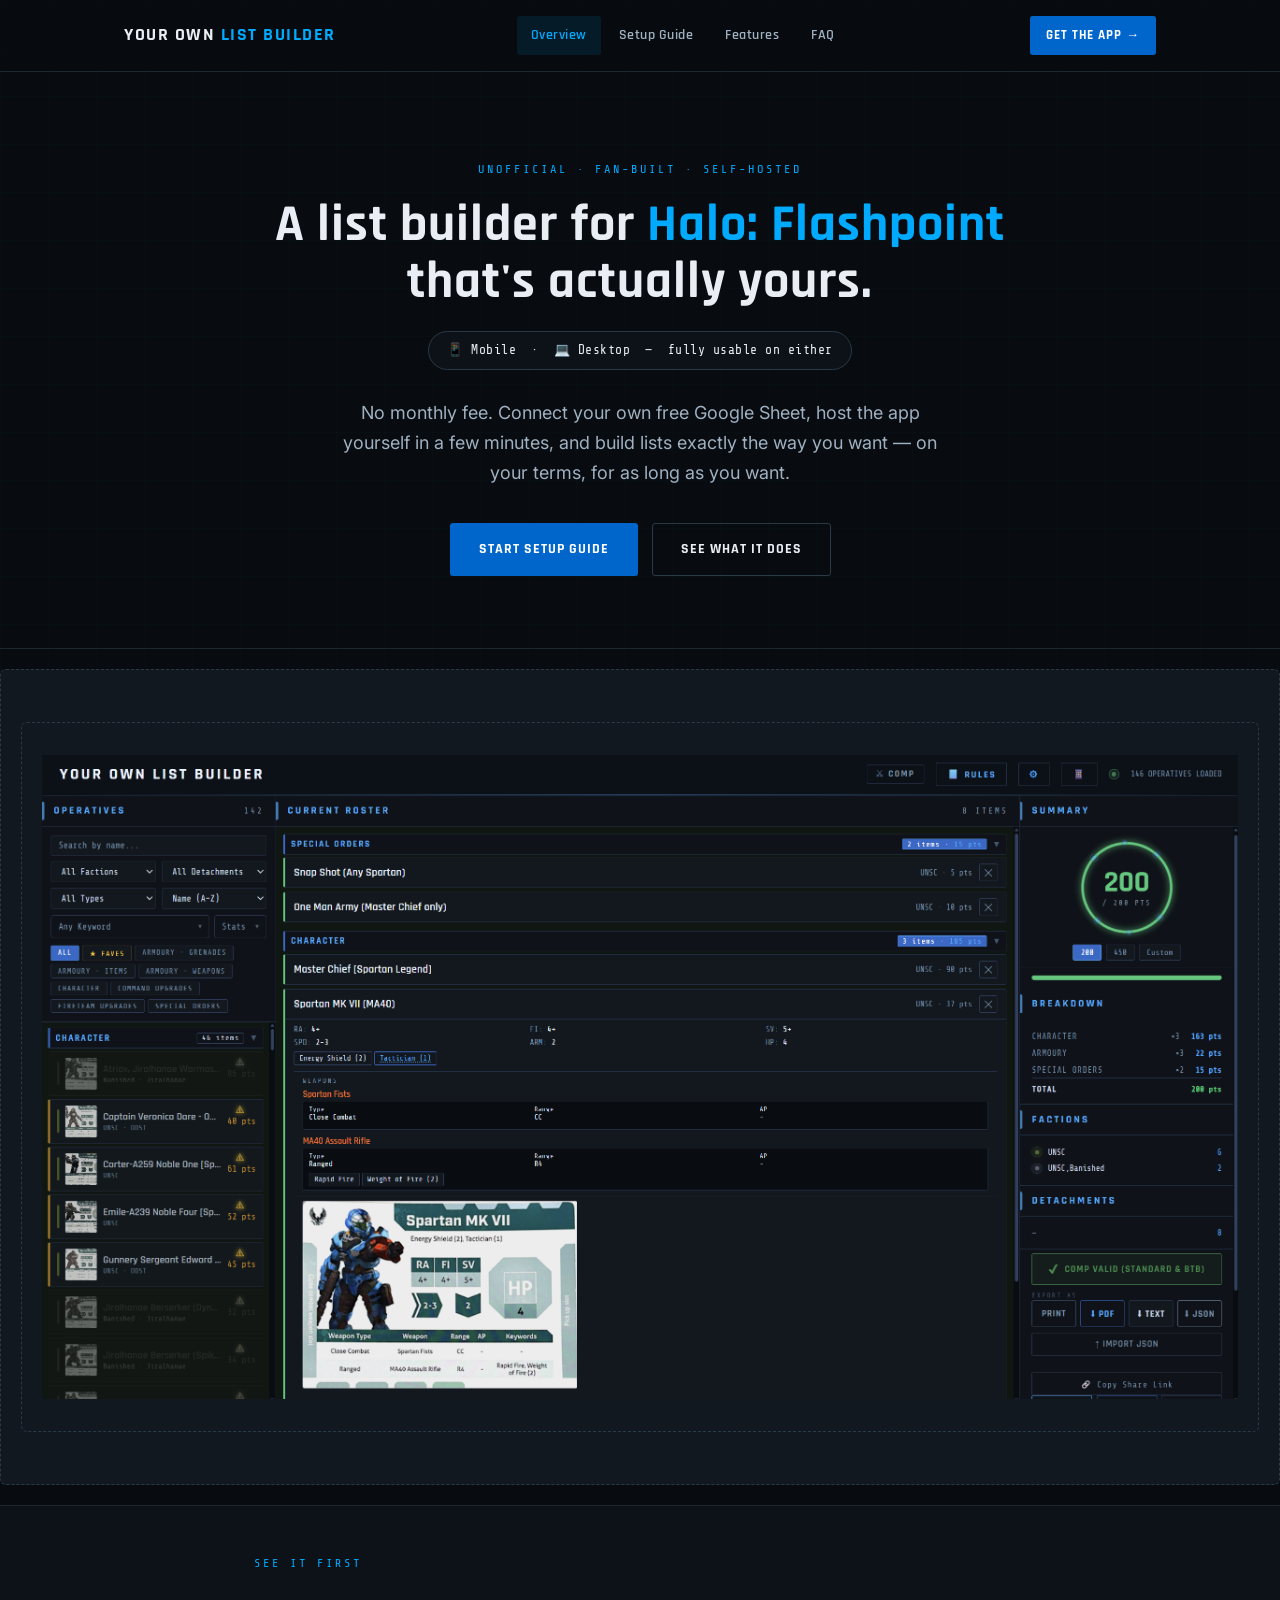
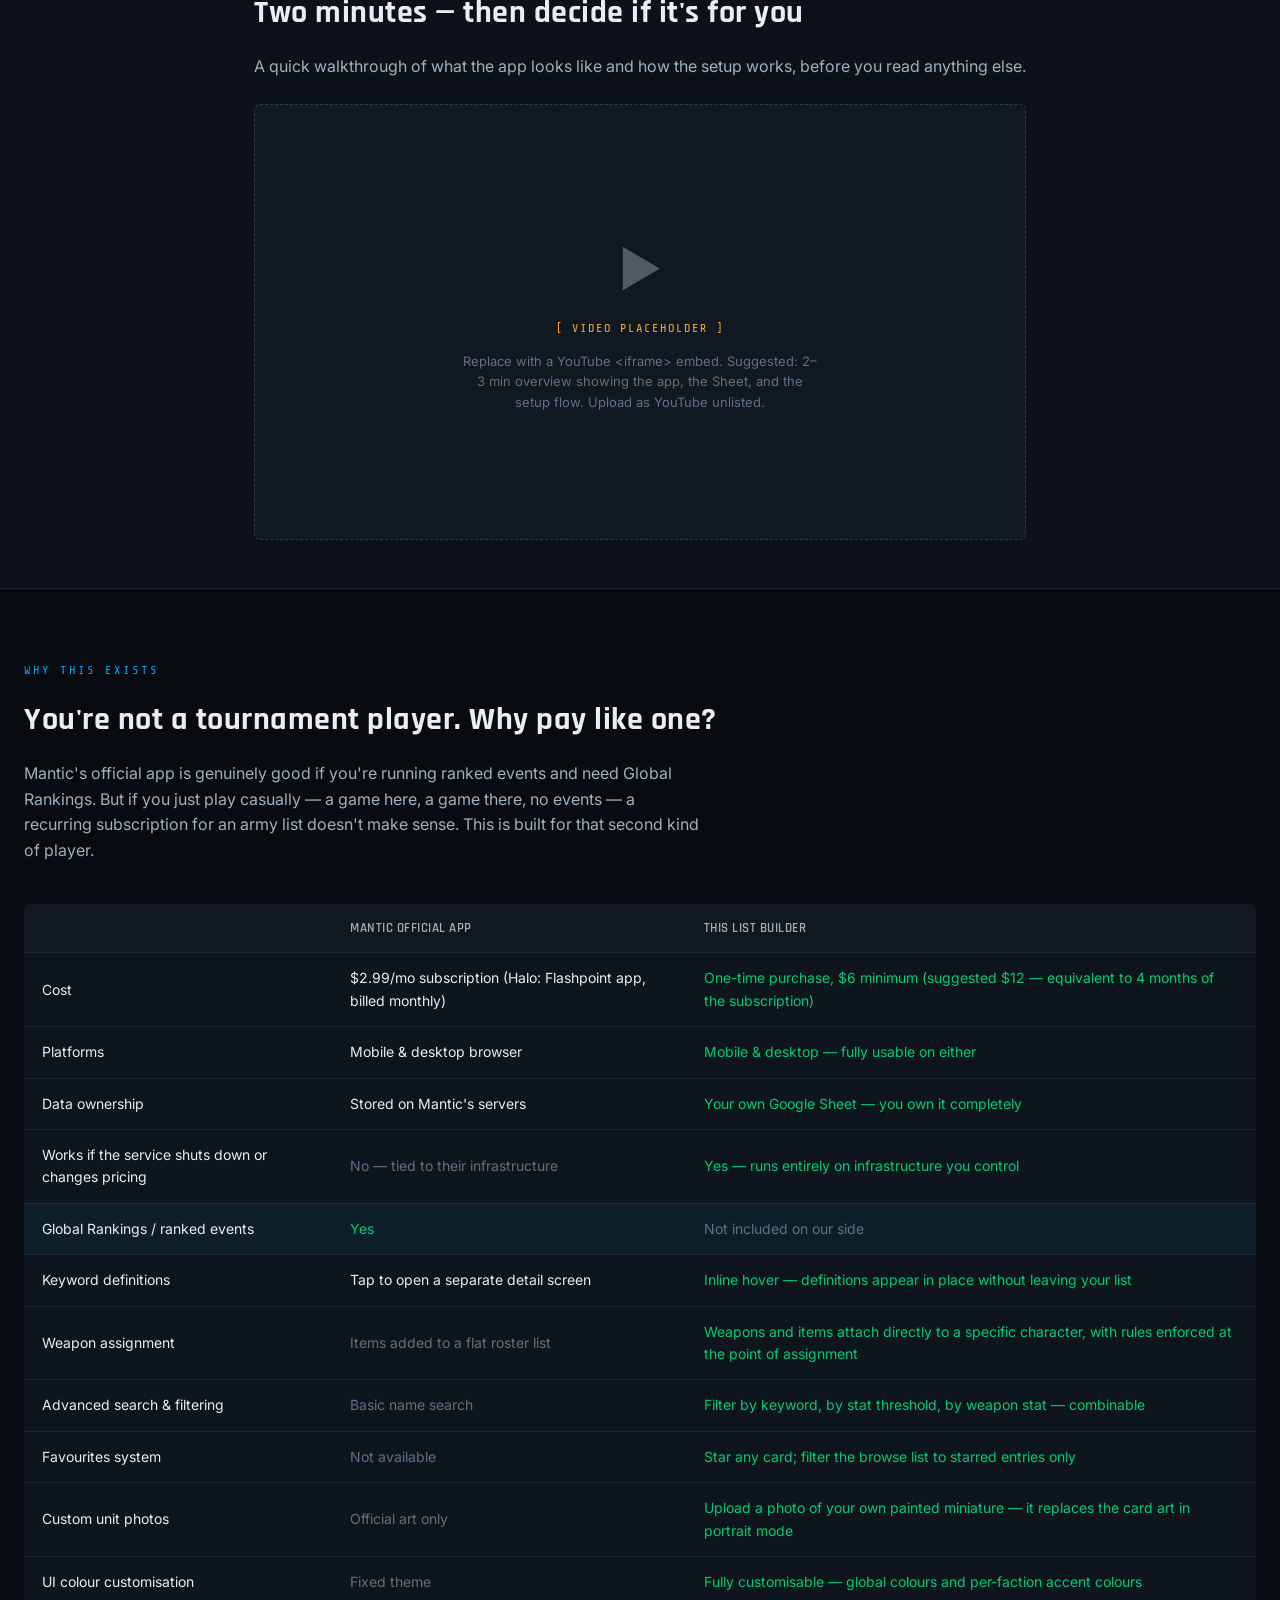
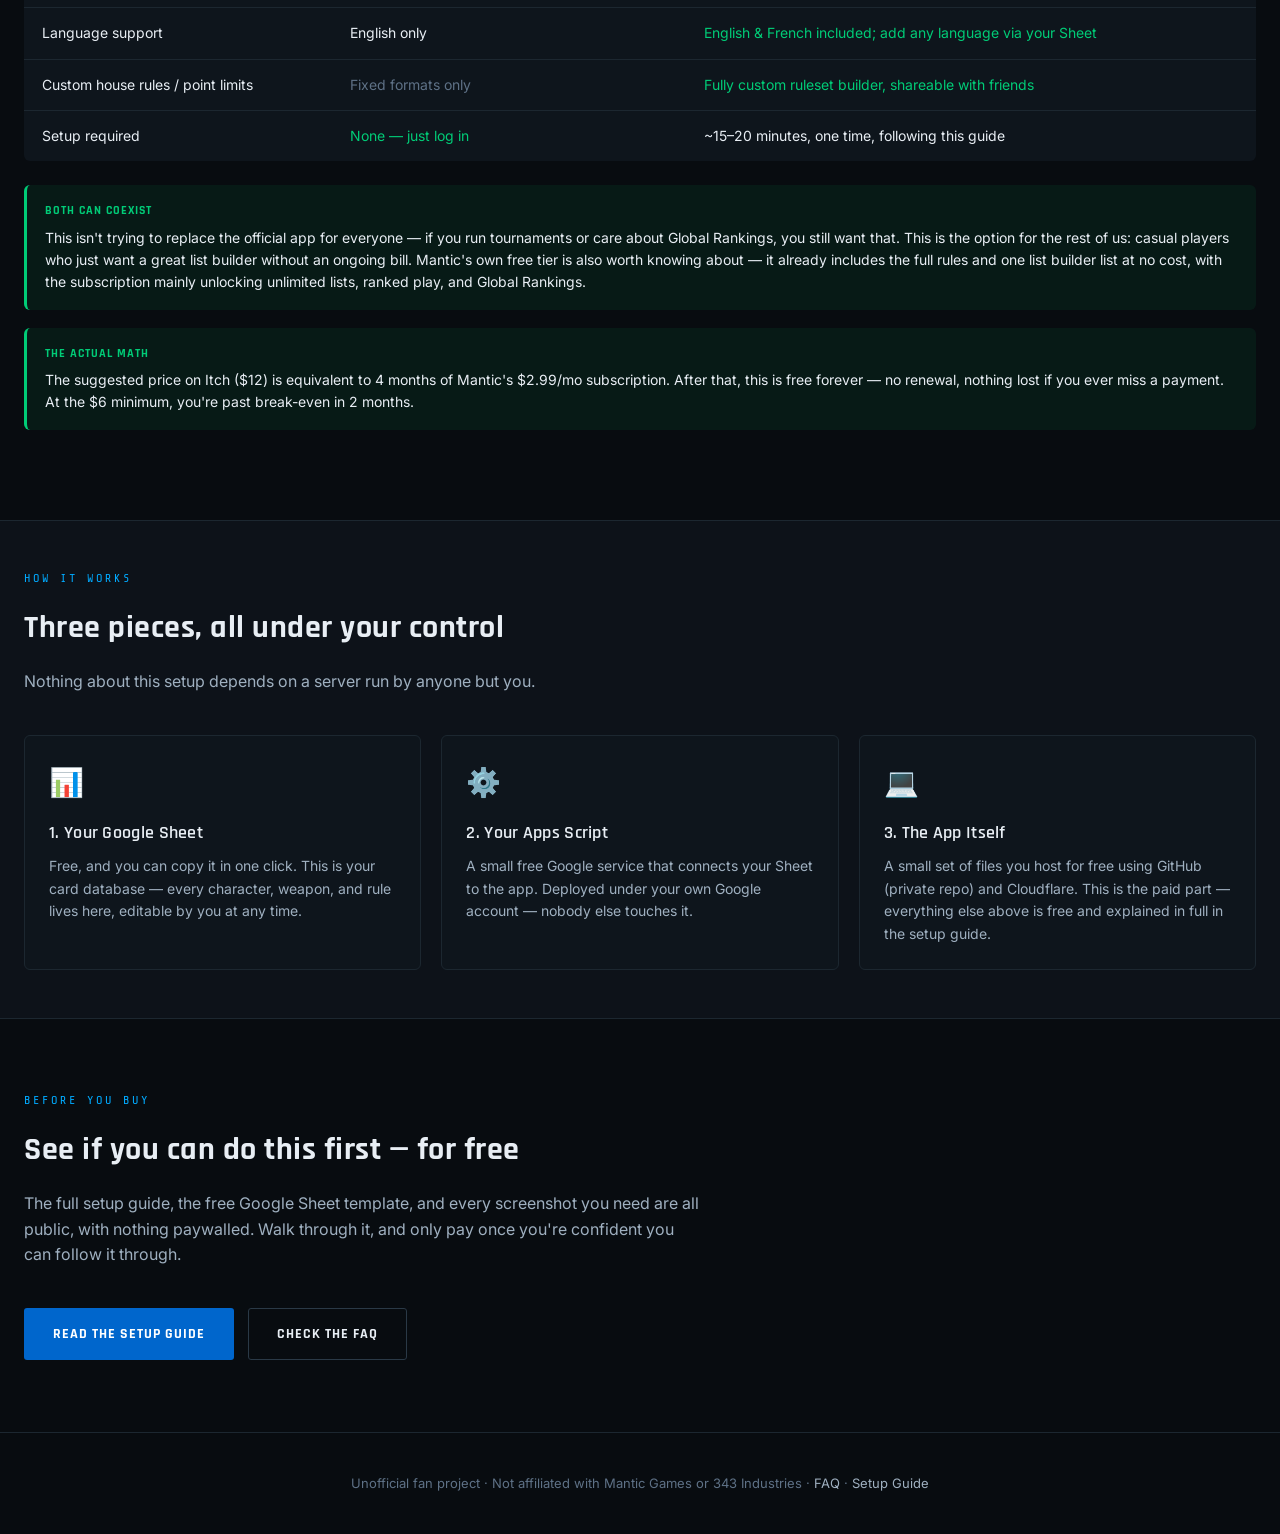
<file: index.html>
<!DOCTYPE html>
<html lang="en">
<head>
<meta charset="UTF-8"/>
<meta name="viewport" content="width=device-width, initial-scale=1.0"/>
<title>Unofficial Halo Flashpoint List Builder — Own Your List Builder</title>
<meta name="description" content="A self-hosted army list builder for Halo: Flashpoint. No subscription. You own the data, the code, and the hosting — forever."/>
<link rel="stylesheet" href="style.css"/>
</head>
<body>

<header class="site-header">
  <div class="site-header-inner">
    <div class="site-logo">YOUR OWN <span>LIST BUILDER</span></div>
    <button class="nav-toggle" onclick="toggleNav()" aria-label="Toggle navigation">&#9776;</button>
    <nav class="site-nav">
      <a href="index.html" class="active">Overview</a>
      <a href="setup.html">Setup Guide</a>
      <a href="features.html">Features</a>
      <a href="faq.html">FAQ</a>
    </nav>
    <a href="https://romulus51.itch.io/your-own-list-builder" class="site-cta">Get the App &rarr;</a>
  </div>
</header>

<section class="hero">
  <div class="hero-eyebrow">UNOFFICIAL &middot; FAN-BUILT &middot; SELF-HOSTED</div>
  <h1>A list builder for <span>Halo: Flashpoint</span> that's actually yours.</h1>
  <div class="hero-platform-badge">&#128241; Mobile &nbsp;&middot;&nbsp; &#128187; Desktop &nbsp;&mdash;&nbsp; fully usable on either</div>
  <p class="hero-sub">
    No monthly fee. Connect your own free Google Sheet, host the app yourself in a few minutes, and build lists exactly the way you want — on your terms, for as long as you want.
  </p>
  <div class="hero-actions">
    <a href="setup.html" class="btn btn-primary">Start Setup Guide</a>
    <a href="features.html" class="btn btn-ghost">See What It Does</a>
  </div>
</section>

<section class="shot section-tight">
  <div class="shot">
    <img src="Folder/Main_Screen.png" alt="Main screen — full PC layout">
  </div>
</section>

<section class="section section-tight" style="background:var(--bg2); border-top:1px solid var(--border); border-bottom:1px solid var(--border);">
  <div class="page" style="max-width:820px;">
    <div class="section-label">See It First</div>
    <h2 style="margin-bottom:10px;">Two minutes — then decide if it's for you</h2>
    <p style="color:var(--text2); margin-bottom:24px;">A quick walkthrough of what the app looks like and how the setup works, before you read anything else.</p>
    <!-- Replace this placeholder with: <iframe width="100%" style="aspect-ratio:16/9;border-radius:6px;border:none;" src="https://www.youtube.com/embed/YOUR_VIDEO_ID" allowfullscreen></iframe> -->
    <div style="position:relative; padding-bottom:56.25%; background:var(--bg3); border:1.5px dashed var(--border2); border-radius:6px; overflow:hidden;">
      <div style="position:absolute; inset:0; display:flex; flex-direction:column; align-items:center; justify-content:center; gap:12px;">
        <div style="font-size:48px; opacity:.3; color:var(--text);">▶</div>
        <div style="font-family:var(--font-mono); font-size:12px; letter-spacing:2px; text-transform:uppercase; color:var(--caution);">[ VIDEO PLACEHOLDER ]</div>
        <div style="font-size:13px; color:var(--text3); max-width:360px; text-align:center; line-height:1.6;">Replace with a YouTube &lt;iframe&gt; embed. Suggested: 2–3 min overview showing the app, the Sheet, and the setup flow. Upload as YouTube unlisted.</div>
      </div>
    </div>
  </div>
</section>

<section class="section">
  <div class="section-label">Why This Exists</div>
  <h2>You're not a tournament player. Why pay like one?</h2>
  <p class="section-intro">
    Mantic's official app is genuinely good if you're running ranked events and need Global Rankings. But if you just play casually — a game here, a game there, no events — a recurring subscription for an army list doesn't make sense. This is built for that second kind of player.
  </p>

  <table class="compare-table">
    <thead>
      <tr><th></th><th>Mantic Official App</th><th>This List Builder</th></tr>
    </thead>
    <tbody>
      <tr>
        <td>Cost</td>
        <td>$2.99/mo subscription (Halo: Flashpoint app, billed monthly)</td>
        <td class="yes">One-time purchase, $6 minimum (suggested $12 — equivalent to 4 months of the subscription)</td>
      </tr>
      <tr>
        <td>Platforms</td>
        <td>Mobile &amp; desktop browser</td>
        <td class="yes">Mobile &amp; desktop — fully usable on either</td>
      </tr>
      <tr>
        <td>Data ownership</td>
        <td>Stored on Mantic's servers</td>
        <td class="yes">Your own Google Sheet — you own it completely</td>
      </tr>
      <tr>
        <td>Works if the service shuts down or changes pricing</td>
        <td class="no">No — tied to their infrastructure</td>
        <td class="yes">Yes — runs entirely on infrastructure you control</td>
      </tr>
      <tr class="row-highlight">
        <td>Global Rankings / ranked events</td>
        <td class="yes">Yes</td>
        <td class="no">Not included on our side</td>
      </tr>
      <tr>
        <td>Keyword definitions</td>
        <td>Tap to open a separate detail screen</td>
        <td class="yes">Inline hover — definitions appear in place without leaving your list</td>
      </tr>
      <tr>
        <td>Weapon assignment</td>
        <td class="no">Items added to a flat roster list</td>
        <td class="yes">Weapons and items attach directly to a specific character, with rules enforced at the point of assignment</td>
      </tr>
      <tr>
        <td>Advanced search &amp; filtering</td>
        <td class="no">Basic name search</td>
        <td class="yes">Filter by keyword, by stat threshold, by weapon stat — combinable</td>
      </tr>
      <tr>
        <td>Favourites system</td>
        <td class="no">Not available</td>
        <td class="yes">Star any card; filter the browse list to starred entries only</td>
      </tr>
      <tr>
        <td>Custom unit photos</td>
        <td class="no">Official art only</td>
        <td class="yes">Upload a photo of your own painted miniature — it replaces the card art in portrait mode</td>
      </tr>
      <tr>
        <td>UI colour customisation</td>
        <td class="no">Fixed theme</td>
        <td class="yes">Fully customisable — global colours and per-faction accent colours</td>
      </tr>
      <tr>
        <td>Language support</td>
        <td>English only</td>
        <td class="yes">English &amp; French included; add any language via your Sheet</td>
      </tr>
      <tr>
        <td>Custom house rules / point limits</td>
        <td class="no">Fixed formats only</td>
        <td class="yes">Fully custom ruleset builder, shareable with friends</td>
      </tr>
      <tr>
        <td>Setup required</td>
        <td class="yes">None — just log in</td>
        <td>~15–20 minutes, one time, following this guide</td>
      </tr>
    </tbody>
  </table>

  <div class="callout callout-tip">
    <div class="callout-title">Both can coexist</div>
    This isn't trying to replace the official app for everyone — if you run tournaments or care about Global Rankings, you still want that. This is the option for the rest of us: casual players who just want a great list builder without an ongoing bill. Mantic's own free tier is also worth knowing about — it already includes the full rules and one list builder list at no cost, with the subscription mainly unlocking unlimited lists, ranked play, and Global Rankings.
  </div>

  <div class="callout callout-tip">
    <div class="callout-title">The actual math</div>
    The suggested price on Itch ($12) is equivalent to 4 months of Mantic's $2.99/mo subscription. After that, this is free forever — no renewal, nothing lost if you ever miss a payment. At the $6 minimum, you're past break-even in 2 months.
  </div>
</section>

<section class="section section-tight" style="background:var(--bg2); border-top:1px solid var(--border); border-bottom:1px solid var(--border);">
  <div class="section-label">How It Works</div>
  <h2>Three pieces, all under your control</h2>
  <p class="section-intro">Nothing about this setup depends on a server run by anyone but you.</p>

  <div class="card-grid">
    <div class="card">
      <span class="card-icon">&#128202;</span>
      <h3>1. Your Google Sheet</h3>
      <p>Free, and you can copy it in one click. This is your card database — every character, weapon, and rule lives here, editable by you at any time.</p>
    </div>
    <div class="card">
      <span class="card-icon">&#9881;&#65039;</span>
      <h3>2. Your Apps Script</h3>
      <p>A small free Google service that connects your Sheet to the app. Deployed under your own Google account — nobody else touches it.</p>
    </div>
    <div class="card">
      <span class="card-icon">&#128187;</span>
      <h3>3. The App Itself</h3>
      <p>A small set of files you host for free using GitHub (private repo) and Cloudflare. This is the paid part — everything else above is free and explained in full in the setup guide.</p>
    </div>
  </div>
</section>

<section class="section">
  <div class="section-label">Before You Buy</div>
  <h2>See if you can do this first — for free</h2>
  <p class="section-intro">
    The full setup guide, the free Google Sheet template, and every screenshot you need are all public, with nothing paywalled. Walk through it, and only pay once you're confident you can follow it through.
  </p>
  <div class="hero-actions" style="justify-content:flex-start;">
    <a href="setup.html" class="btn btn-primary">Read the Setup Guide</a>
    <a href="faq.html" class="btn btn-ghost">Check the FAQ</a>
  </div>
</section>

<footer class="site-footer">
  Unofficial fan project &middot; Not affiliated with Mantic Games or 343 Industries &middot;
  <a href="faq.html">FAQ</a> &middot; <a href="setup.html">Setup Guide</a>
</footer>

<script src="script.js"></script>
</body>
</html>
</file>
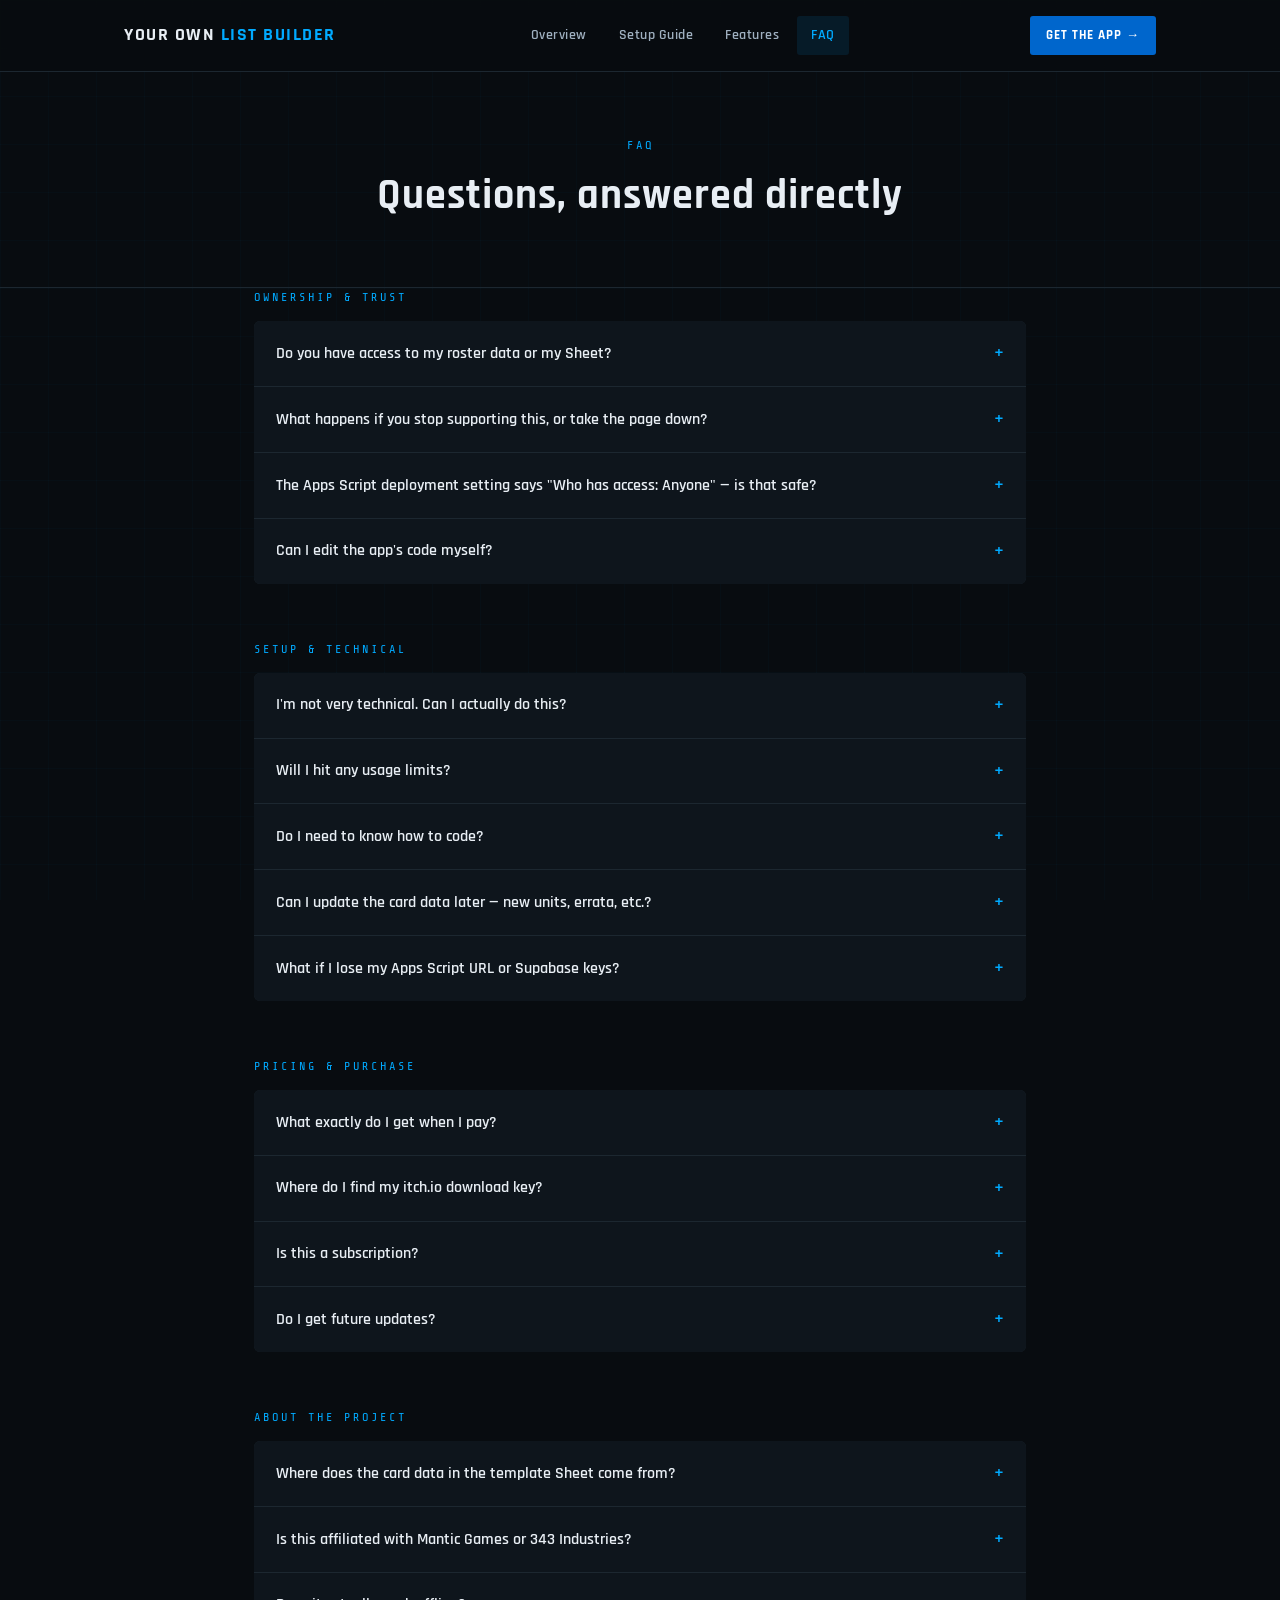
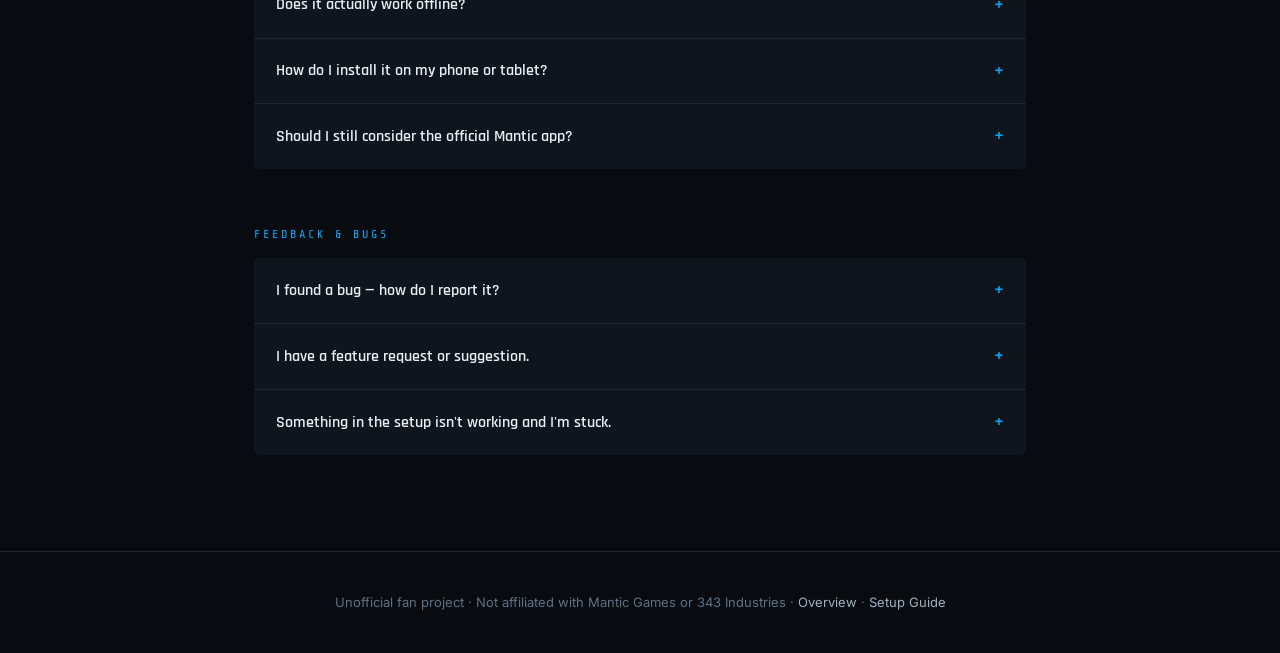
<file: faq.html>
<!DOCTYPE html>
<html lang="en">
<head>
<meta charset="UTF-8"/>
<meta name="viewport" content="width=device-width, initial-scale=1.0"/>
<title>FAQ — Your Own List Builder</title>
<meta name="description" content="Answers to common questions about setup, data ownership, pricing, and how this compares to Mantic's official app."/>
<link rel="stylesheet" href="style.css"/>
</head>
<body>

<header class="site-header">
  <div class="site-header-inner">
    <div class="site-logo">YOUR OWN <span>LIST BUILDER</span></div>
    <button class="nav-toggle" onclick="toggleNav()" aria-label="Toggle navigation">&#9776;</button>
    <nav class="site-nav">
      <a href="index.html">Overview</a>
      <a href="setup.html">Setup Guide</a>
      <a href="features.html">Features</a>
      <a href="faq.html" class="active">FAQ</a>
    </nav>
    <a href="https://romulus51.itch.io/your-own-list-builder" class="site-cta">Get the App &rarr;</a>
  </div>
</header>

<section class="hero" style="padding:64px 24px 48px;">
  <div class="hero-eyebrow">FAQ</div>
  <h1 style="font-size:42px;">Questions, answered directly</h1>
</section>

<div class="page" style="padding-bottom:96px; max-width:820px;">

  <div class="section-label" style="margin-top:0;">Ownership &amp; Trust</div>

  <div class="faq-list">
    <div class="faq-item">
      <div class="faq-q" onclick="toggleFaq(this.parentElement)">
        Do you have access to my roster data or my Sheet?
        <span class="faq-q-mark">+</span>
      </div>
      <div class="faq-a">
        <p>No. Your Sheet lives in your own Google Drive, and your Apps Script deployment runs under your own Google account. I never see, store, or have access to any of it. The app itself, once you've hosted it, talks directly between your browser and your own Google account — there's no third server in between.</p>
      </div>
    </div>

    <div class="faq-item">
      <div class="faq-q" onclick="toggleFaq(this.parentElement)">
        What happens if you stop supporting this, or take the page down?
        <span class="faq-q-mark">+</span>
      </div>
      <div class="faq-a">
        <p>Nothing changes for you. You're hosting your own copy of the app, on your own GitHub and Cloudflare account, connected to your own Sheet. Once it's set up, it doesn't depend on me, this website, or any service I run staying online. That's the whole point of building it this way.</p>
      </div>
    </div>

    <div class="faq-item">
      <div class="faq-q" onclick="toggleFaq(this.parentElement)">
        The Apps Script deployment setting says "Who has access: Anyone" — is that safe?
        <span class="faq-q-mark">+</span>
      </div>
      <div class="faq-a">
        <p>Yes. This setting controls who can call the script's web address, not who can browse your Drive or edit your Sheet. The URL itself is long and effectively unguessable, and the script only exposes the specific read-only actions written into it — there's no way to reach anything else in your Google account through it. This is the standard way Apps Script web apps are deployed.</p>
      </div>
    </div>

    <div class="faq-item">
      <div class="faq-q" onclick="toggleFaq(this.parentElement)">
        Can I edit the app's code myself?
        <span class="faq-q-mark">+</span>
      </div>
      <div class="faq-a">
        <p>Yes — it's a single, readable HTML file, and once you've bought it, it's yours to modify however you like. I can't promise support for heavily modified versions, but there's nothing locking you out of the code.</p>
      </div>
    </div>
  </div>

  <div class="section-label" style="margin-top:56px;">Setup &amp; Technical</div>

  <div class="faq-list">
    <div class="faq-item">
      <div class="faq-q" onclick="toggleFaq(this.parentElement)">
        I'm not very technical. Can I actually do this?
        <span class="faq-q-mark">+</span>
      </div>
      <div class="faq-a">
        <p>If you can follow a recipe, you can follow the <a href="setup.html">setup guide</a> — it's the same handful of steps every time, with a screenshot for each one. It's worth reading through it before buying anything, specifically to check this for yourself: everything except the final app file is free to look at first.</p>
      </div>
    </div>

    <div class="faq-item">
      <div class="faq-q" onclick="toggleFaq(this.parentElement)">
        Will I hit any usage limits?
        <span class="faq-q-mark">+</span>
      </div>
      <div class="faq-a">
        <p>Google's free Apps Script tier allows around 20,000 requests a day and roughly 90 minutes of total script runtime per day, per Google account. For one person using their own list builder for their own games, this is far more headroom than you'll ever use — these limits matter for someone trying to serve hundreds of people from a single account, not for personal use.</p>
      </div>
    </div>

    <div class="faq-item">
      <div class="faq-q" onclick="toggleFaq(this.parentElement)">
        Do I need to know how to code?
        <span class="faq-q-mark">+</span>
      </div>
      <div class="faq-a">
        <p>No. The Apps Script step involves pasting in a complete, ready-to-use script — you're not writing anything from scratch. The same goes for the Supabase setup script, if you choose to use that optional step.</p>
      </div>
    </div>

    <div class="faq-item">
      <div class="faq-q" onclick="toggleFaq(this.parentElement)">
        Can I update the card data later — new units, errata, etc.?
        <span class="faq-q-mark">+</span>
      </div>
      <div class="faq-a">
        <p>Yes, any time. Just edit your Google Sheet directly — add a row, fix a typo, update a stat — and refresh the app. There's no redeployment needed for data changes, only for changes to the app's code itself.</p>
      </div>
    </div>

    <div class="faq-item">
      <div class="faq-q" onclick="toggleFaq(this.parentElement)">
        What if I lose my Apps Script URL or Supabase keys?
        <span class="faq-q-mark">+</span>
      </div>
      <div class="faq-a">
        <p>You can always retrieve them again from your own Apps Script and Supabase dashboards — nothing is single-use or expires. For Supabase: your <strong>Project URL</strong> is under Project Settings → Data API, and your <strong>anon public key</strong> is under Project Settings → API Keys. You can update both at any time from <strong>Settings &rarr; Edit Connections</strong> inside the app, without needing to re-host anything.</p>
      </div>
    </div>
  </div>

  <div class="section-label" style="margin-top:56px;">Pricing &amp; Purchase</div>

  <div class="faq-list">
    <div class="faq-item">
      <div class="faq-q" onclick="toggleFaq(this.parentElement)">
        What exactly do I get when I pay?
        <span class="faq-q-mark">+</span>
      </div>
      <div class="faq-a">
        <p>The app's four files: <code>index.html</code> (the app itself), <code>sw.js</code> (service worker for offline resilience), <code>apple-touch-icon.png</code> (App icon on mobile) and <code>manifest.webmanifest</code> (home screen install). The Apps Script connectors (<code>Code.gs</code> & <code>appsscript.json</code>), the Supabase table script, and this entire guide are all free — no purchase required to access them.</p>
      </div>
    </div>

    <div class="faq-item">
      <div class="faq-q" onclick="toggleFaq(this.parentElement)">
        Where do I find my itch.io download key?
        <span class="faq-q-mark">+</span>
      </div>
      <div class="faq-a">
        <p>After purchasing, your download key is available in two places. The <strong>purchase confirmation email</strong> — itch.io sends it automatically to the email address used at checkout. Look for a link in the format <code>https://itch.io/download/...</code> — the long string at the end of that URL is your key. Alternatively, log into your <strong>itch.io account</strong>, go to Library, find this tool, and click Download — your key is shown on that page.</p>
        <p>Copy the full key string and paste it into Step 1 of the in-app setup screen. Once validated, it's saved to your device permanently and won't be asked again.</p>
      </div>
    </div>

    <div class="faq-item">
      <div class="faq-q" onclick="toggleFaq(this.parentElement)">
        Is this a subscription?
        <span class="faq-q-mark">+</span>
      </div>
      <div class="faq-a">
        <p>No. It's a one-time purchase. There's no recurring charge, ever, for any part of this setup — Google Sheets, Apps Script, GitHub, Cloudflare, and the free tier of Supabase all stay free for personal use at this scale.</p>
      </div>
    </div>

    <div class="faq-item">
      <div class="faq-q" onclick="toggleFaq(this.parentElement)">
        Do I get future updates?
        <span class="faq-q-mark">+</span>
      </div>
      <div class="faq-a">
        <p>Yes — updates to the app file are included. Since it's a single file, updating just means downloading the new version and re-uploading it to your GitHub private repository (Cloudflare automatically updates); your Sheet, your connections, and your saved rosters are untouched by an update.</p>
      </div>
    </div>
  </div>

  <div class="section-label" style="margin-top:56px;">About the Project</div>

  <div class="faq-list">
    <div class="faq-item">
      <div class="faq-q" onclick="toggleFaq(this.parentElement)">
        Where does the card data in the template Sheet come from?
        <span class="faq-q-mark">+</span>
      </div>
      <div class="faq-a">
        <p>The template Sheet comes pre-filled with two example characters — <strong>Spartan MK VII</strong> and <strong>Spartan HAZOP</strong> — plus two armoury weapon items, taken from a publicly available YouTube video published by Mantic Games. These are included purely as worked examples to show you how a complete row looks before you start filling in your own data.</p>
        <p>All card names, faction assignments, points values, keyword names, and keyword definitions are publicly accessible through Mantic's official free app subscription tier — no purchase required to read them. You fill in your own Sheet using that as your source, which means you're always working from Mantic's own published data rather than anything redistributed here.</p>
        <p>The template Sheet itself contains only those two example rows. It's a structure demonstration, not a full card database. Adding your full roster is part of the setup — the <a href="setup.html#step-sheet">Sheet guide</a> explains exactly how each column works and how to fill it in.</p>
      </div>
    </div>

    <div class="faq-item">
      <div class="faq-q" onclick="toggleFaq(this.parentElement)">
        Is this affiliated with Mantic Games or 343 Industries?
        <span class="faq-q-mark">+</span>
      </div>
      <div class="faq-a">
        <p>No — this is an independent, unofficial fan project, built by a player for other players. It isn't endorsed by, sponsored by, or affiliated with Mantic Games, 343 Industries, or Microsoft.</p>
      </div>
    </div>

    <div class="faq-item">
      <div class="faq-q" onclick="toggleFaq(this.parentElement)">
        Does it actually work offline?
        <span class="faq-q-mark">+</span>
      </div>
      <div class="faq-a">
        <p>Sort of — and it's worth knowing exactly what that means. Load the app once while you have signal, and it'll keep working for the rest of that session even if you lose connection: browsing, building, the works. The catch is it only lasts for that session — closing the app or reloading the page while offline means you'll need signal again to reopen it, since the card database isn't saved to your device by default. There's a Settings option to preload every card image in advance too, so browsing doesn't depend on each image loading on demand. Think of it as "resilient to a dropped connection mid-session," not "fully usable with no signal from a cold start."</p>
      </div>
    </div>

    <div class="faq-item">
      <div class="faq-q" onclick="toggleFaq(this.parentElement)">
        How do I install it on my phone or tablet?
        <span class="faq-q-mark">+</span>
      </div>
      <div class="faq-a">
        <p><strong>iPhone / iPad:</strong> Open your Cloudflare URL in <strong>Safari</strong> (not Chrome or Firefox — those can't install web apps on iOS). Once loaded, tap the <strong>Share button</strong> (box with an arrow at the bottom), scroll down, and tap <strong>Add to Home Screen</strong>. Give it a name and tap Add. The <code>apple-touch-icon.png</code> file in your repository is what gives the icon its correct appearance — without it, iOS uses a generic screenshot instead.</p>
        <p><strong>Android:</strong> Open your Cloudflare URL in <strong>Chrome</strong>. Tap the <strong>three-dot menu</strong> in the top right, then tap <strong>Add to Home screen</strong> or <strong>Install app</strong>. Give it a name and tap Add. It opens full-screen just like a native app.</p>
        <p>Full step-by-step instructions with screenshots for both are in the <a href="setup.html#step-pwa">Setup Guide</a>.</p>
      </div>
    </div>

    <div class="faq-item">
      <div class="faq-q" onclick="toggleFaq(this.parentElement)">
        Should I still consider the official Mantic app?
        <span class="faq-q-mark">+</span>
      </div>
      <div class="faq-a">
        <p>If you play in ranked events or care about Global Rankings, yes — those aren't included on our side, and Mantic's official app ($2.99/mo) is the real way to get them. Worth knowing: Mantic's free tier already covers full rules and one list at no cost, so it's worth checking whether you actually need the paid tier before assuming you do. This tool is built for casual players who want a great list builder without an ongoing bill.</p>
      </div>
    </div>
  </div>

  <div class="section-label" style="margin-top:56px;">Feedback &amp; Bugs</div>

  <div class="faq-list">
    <div class="faq-item">
      <div class="faq-q" onclick="toggleFaq(this.parentElement)">
        I found a bug — how do I report it?
        <span class="faq-q-mark">+</span>
      </div>
      <div class="faq-a">
        <p>The best place is the <strong>itch.io page</strong> — leave a comment there describing what happened, what you were doing at the time, and which browser and device you were on. Screenshots help a lot if you can grab one. I check comments regularly and will respond there.</p>
      </div>
    </div>

    <div class="faq-item">
      <div class="faq-q" onclick="toggleFaq(this.parentElement)">
        I have a feature request or suggestion.
        <span class="faq-q-mark">+</span>
      </div>
      <div class="faq-a">
        <p>Please do send them — the best features in the app came from thinking through real use cases, and I genuinely want to hear what would make this more useful for you. Leave a comment on the <strong>itch.io page</strong> with your idea. No guarantees on timelines, but everything gets read and considered.</p>
      </div>
    </div>

    <div class="faq-item">
      <div class="faq-q" onclick="toggleFaq(this.parentElement)">
        Something in the setup isn't working and I'm stuck.
        <span class="faq-q-mark">+</span>
      </div>
      <div class="faq-a">
        <p>Check the <a href="setup.html">setup guide</a> first — the most common issues (especially the Apps Script "Anyone" setting and the Test Connection failure) are covered there with specific fixes. If you're still stuck, leave a comment on the <strong>itch.io page</strong> describing exactly where you're at and what error message you're seeing. I'll help you through it.</p>
      </div>
    </div>
  </div>

</div>

<footer class="site-footer">
  Unofficial fan project &middot; Not affiliated with Mantic Games or 343 Industries &middot;
  <a href="index.html">Overview</a> &middot; <a href="setup.html">Setup Guide</a>
</footer>

<script src="script.js"></script>
</body>
</html>
</file>
<file: style.css>
/* ============================================================
   Halo Flashpoint List Builder — Tutorial Site
   Shared stylesheet across overview / setup / features / faq
   ============================================================ */

@import url('https://fonts.googleapis.com/css2?family=Rajdhani:wght@500;600;700&family=Share+Tech+Mono&family=Inter:wght@400;500;600&display=swap');

:root{
  --bg:        #080c10;
  --bg2:       #0d1219;
  --bg3:       #111820;
  --panel:     #0e151c;
  --border:    #1c2730;
  --border2:   #2a3946;
  --text:      #e8eef4;
  --text2:     #9fb0c0;
  --text3:     #5e7186;
  --accent:    #00aaff;
  --accent2:   #0066cc;
  --caution:   #ffaa33;
  --ok:        #00cc77;
  --font-head: 'Rajdhani', sans-serif;
  --font-mono: 'Share Tech Mono', monospace;
  --font-body: 'Inter', sans-serif;
}

*{box-sizing:border-box;}
html{scroll-behavior:smooth;}
body{
  margin:0; background:var(--bg); color:var(--text);
  font-family:var(--font-body); font-size:16px; line-height:1.6;
  -webkit-font-smoothing:antialiased;
  /* Defensive backstop against silent horizontal overflow — this bug
     class (an element wider than the viewport with nothing visibly
     rendered "wrong") is hard to spot by eye, so this catches it
     regardless of which element causes it. */
  overflow-x:hidden;
}
a{color:var(--accent); text-decoration:none;}
a:hover{text-decoration:underline;}
img{max-width:100%; display:block;}
code{
  font-family:var(--font-mono); background:var(--bg3); color:var(--accent);
  padding:2px 6px; border-radius:3px; font-size:.9em;
  word-break:break-word; overflow-wrap:anywhere;
}
:focus-visible{outline:2px solid var(--accent); outline-offset:2px;}

/* ── Background texture: faint scanline grid, ambient not decorative ── */
body::before{
  content:'';
  position:fixed; inset:0; z-index:-1; pointer-events:none;
  background-image:
    linear-gradient(rgba(0,170,255,.025) 1px, transparent 1px),
    linear-gradient(90deg, rgba(0,170,255,.025) 1px, transparent 1px);
  background-size:48px 48px;
}

/* ── Top navigation ── */
.site-header{
  position:sticky; top:0; z-index:100;
  background:rgba(8,12,16,.92); backdrop-filter:blur(8px);
  border-bottom:1px solid var(--border);
}
.site-header-inner{
  max-width:1080px; margin:0 auto; padding:16px 24px;
  display:flex; align-items:center; justify-content:space-between; gap:24px;
}
.site-logo{
  font-family:var(--font-head); font-weight:700; font-size:18px;
  letter-spacing:1.5px; color:var(--text); white-space:nowrap;
}
.site-logo span{color:var(--accent);}
.site-nav{display:flex; gap:4px; flex-wrap:wrap;}
.site-nav a{
  font-family:var(--font-head); font-weight:600; font-size:14px;
  letter-spacing:.5px; color:var(--text2); padding:8px 14px;
  border-radius:3px; transition:all .15s;
}
.site-nav a:hover{color:var(--text); background:var(--bg3); text-decoration:none;}
.site-nav a.active{color:var(--accent); background:rgba(0,170,255,.1);}
.site-cta{
  font-family:var(--font-head); font-weight:700; font-size:13px;
  letter-spacing:1px; text-transform:uppercase;
  background:var(--accent2); color:#fff; padding:9px 16px;
  border-radius:3px; white-space:nowrap; transition:background .15s;
}
.site-cta:hover{background:var(--accent); text-decoration:none;}

/* ── Mobile nav toggle ── */
.nav-toggle{display:none;}

/* ── Layout shell ── */
.page{max-width:1080px; margin:0 auto; padding:0 24px;}
.page-with-rail{
  max-width:1080px; margin:0 auto; padding:48px 24px 96px;
  display:grid; grid-template-columns:220px 1fr; gap:48px;
}

/* ── Hero ── */
.hero{
  padding:88px 24px 72px; text-align:center;
  border-bottom:1px solid var(--border);
  position:relative; overflow:hidden;
}
.hero-eyebrow{
  font-family:var(--font-mono); font-size:12px; letter-spacing:3px;
  color:var(--accent); text-transform:uppercase; margin-bottom:18px;
}
.hero h1{
  font-family:var(--font-head); font-weight:700; font-size:52px;
  letter-spacing:1px; line-height:1.1; margin:0 0 20px;
  max-width:760px; margin-left:auto; margin-right:auto;
}
.hero h1 span{color:var(--accent);}
.hero-platform-badge{
  display:inline-block; font-family:var(--font-mono); font-size:13px;
  letter-spacing:.5px; color:var(--text); background:var(--bg2);
  border:1px solid var(--border2); border-radius:20px;
  padding:8px 18px; margin:0 0 28px;
}
.hero-sub{
  font-size:18px; color:var(--text2); max-width:600px;
  margin:0 auto 36px; line-height:1.65;
}
.hero-actions{display:flex; gap:14px; justify-content:center; flex-wrap:wrap;}
.btn{
  font-family:var(--font-head); font-weight:700; font-size:14px;
  letter-spacing:1px; text-transform:uppercase; padding:14px 28px;
  border-radius:3px; transition:all .15s; display:inline-block;
  border:1px solid transparent;
}
.btn-primary{background:var(--accent2); color:#fff;}
.btn-primary:hover{background:var(--accent); text-decoration:none;}
.btn-ghost{background:transparent; color:var(--text); border-color:var(--border2);}
.btn-ghost:hover{border-color:var(--accent); color:var(--accent); text-decoration:none;}

/* ── Section scaffolding ── */
.section{padding:72px 24px;}
.section-tight{padding:48px 24px;}
.section-label{
  font-family:var(--font-mono); font-size:12px; letter-spacing:3px;
  color:var(--accent); text-transform:uppercase; margin-bottom:14px;
}
.section h2{
  font-family:var(--font-head); font-weight:700; font-size:32px;
  letter-spacing:.5px; margin:0 0 16px;
}
.section-intro{color:var(--text2); font-size:16px; max-width:680px; margin-bottom:40px;}

/* ── Cards ── */
.card-grid{display:grid; grid-template-columns:repeat(3,1fr); gap:20px;}
.card{
  background:var(--panel); border:1px solid var(--border);
  border-radius:6px; padding:24px;
}
.card-icon{font-size:28px; margin-bottom:14px; display:block;}
.card h3{
  font-family:var(--font-head); font-weight:600; font-size:18px;
  margin:0 0 8px; letter-spacing:.3px;
}
.card p{color:var(--text2); font-size:14px; margin:0; line-height:1.6;}

/* ── Comparison table ── */
.compare-table{
  width:100%; border-collapse:collapse; margin:24px 0;
  font-size:14px; background:var(--panel); border-radius:6px; overflow:hidden;
}
.compare-table th, .compare-table td{
  padding:14px 18px; text-align:left; border-bottom:1px solid var(--border);
}
.compare-table th{
  font-family:var(--font-head); font-weight:600; letter-spacing:.5px;
  color:var(--text2); font-size:13px; text-transform:uppercase;
  background:var(--bg3);
}
.compare-table td.yes{color:var(--ok);}
.compare-table td.no{color:var(--text3);}
.compare-table tr:last-child td{border-bottom:none;}
.compare-table .row-highlight td{background:rgba(0,170,255,.06);}

/* ── Step rail (Setup page) ── */
.step-rail{position:sticky; top:96px; align-self:start;}
.step-rail-title{
  font-family:var(--font-mono); font-size:11px; letter-spacing:2px;
  color:var(--text3); text-transform:uppercase; margin-bottom:16px;
}
.step-rail ol{list-style:none; margin:0; padding:0;}
.step-rail li{margin-bottom:4px;}
.step-rail a{
  display:flex; align-items:center; gap:10px;
  padding:9px 10px; border-radius:4px; font-size:13px;
  color:var(--text2); border-left:2px solid transparent;
}
.step-rail a:hover{color:var(--text); text-decoration:none; background:var(--bg3);}
.step-rail a.active{
  color:var(--accent); border-left-color:var(--accent);
  background:rgba(0,170,255,.07);
}
.step-rail-num{
  font-family:var(--font-mono); font-size:11px; width:20px; flex-shrink:0;
}

/* ── Setup steps ── */
.setup-steps{display:flex; flex-direction:column; gap:64px;}
.setup-step{scroll-margin-top:96px;}
.setup-step-head{display:flex; align-items:baseline; gap:14px; margin-bottom:6px;}
.setup-step-num{
  font-family:var(--font-head); font-weight:700; font-size:14px;
  color:var(--accent); letter-spacing:1px;
}
.setup-step h2{
  font-family:var(--font-head); font-weight:700; font-size:26px; margin:0;
}
.setup-step-required{
  font-family:var(--font-mono); font-size:10px; letter-spacing:1.5px;
  text-transform:uppercase; padding:3px 9px; border-radius:10px;
  margin-left:auto;
}
.setup-step-required.req{background:rgba(255,107,26,.15); color:var(--caution);}
.setup-step-required.opt{background:rgba(0,204,119,.15); color:var(--ok);}
.setup-step-body{color:var(--text2); margin-bottom:24px; overflow-wrap:anywhere; word-break:break-word;}
.setup-step-body p{margin:0 0 14px;}
.setup-step-body ul, .setup-step-body ol{padding-left:22px; margin:0 0 14px;}
.setup-step-body li{margin-bottom:8px; overflow-wrap:anywhere; word-break:break-word;}

/* ── Screenshot / GIF placeholder ── */
.shot{
  background:var(--bg3); border:1.5px dashed var(--border2); border-radius:6px;
  padding:32px 20px; text-align:center; margin:20px 0;
}
.shot-label{
  font-family:var(--font-mono); font-size:12px; color:var(--caution);
  letter-spacing:.5px; margin-bottom:6px;
}
.shot-desc{font-size:13px; color:var(--text3); max-width:480px; margin:0 auto;}
.shot-type{
  display:inline-block; font-family:var(--font-mono); font-size:10px;
  letter-spacing:1px; text-transform:uppercase; color:var(--bg);
  background:var(--caution); padding:2px 8px; border-radius:3px; margin-bottom:10px;
}

/* ── Callouts ── */
.callout{
  border-radius:6px; padding:16px 18px; margin:18px 0;
  font-size:14px; line-height:1.6; border-left:3px solid;
  overflow-wrap:anywhere; word-break:break-word;
}
.callout-tip{background:rgba(0,204,119,.07); border-color:var(--ok);}
.callout-caution{background:rgba(255,170,51,.08); border-color:var(--caution);}
.callout-title{
  font-family:var(--font-head); font-weight:700; font-size:12px;
  letter-spacing:1px; text-transform:uppercase; margin-bottom:6px;
}
.callout-tip .callout-title{color:var(--ok);}
.callout-caution .callout-title{color:var(--caution);}

/* ── Code block ── */
.codeblock{
  background:#05080b; border:1px solid var(--border); border-radius:6px;
  padding:16px 18px; font-family:var(--font-mono); font-size:13px;
  color:var(--text2); overflow-x:auto; margin:16px 0; line-height:1.7;
}
.codeblock .k{color:var(--accent);}

/* ── FAQ accordion ── */
.faq-list{display:flex; flex-direction:column; gap:1px; background:var(--border); border-radius:6px; overflow:hidden;}
.faq-item{background:var(--panel);}
.faq-q{
  display:flex; align-items:center; justify-content:space-between; gap:16px;
  padding:18px 22px; cursor:pointer; font-family:var(--font-head);
  font-weight:600; font-size:16px; user-select:none;
}
.faq-q:hover{background:var(--bg3);}
.faq-q-mark{font-size:18px; color:var(--accent); flex-shrink:0; transition:transform .2s;}
.faq-item.open .faq-q-mark{transform:rotate(45deg);}
.faq-a{
  max-height:0; overflow:hidden; transition:max-height .25s ease, padding .25s ease;
  font-size:14px; color:var(--text2); padding:0 22px;
}
.faq-item.open .faq-a{max-height:2000px; padding:0 22px 20px;}
.faq-a p{margin:0 0 10px;}
.faq-a p:last-child{margin-bottom:0;}

/* ── Feature detail blocks ── */
.feature-block{
  display:grid; grid-template-columns:1fr 1fr; gap:48px; align-items:center;
  padding:56px 0; border-bottom:1px solid var(--border);
}
.feature-block:last-child{border-bottom:none;}
.feature-block.reverse{direction:rtl;}
.feature-block.reverse > *{direction:ltr;}
.feature-eyebrow{
  font-family:var(--font-mono); font-size:11px; letter-spacing:2px;
  color:var(--accent); text-transform:uppercase; margin-bottom:10px;
}
.feature-block h3{
  font-family:var(--font-head); font-weight:700; font-size:24px; margin:0 0 12px;
}
.feature-block p{color:var(--text2); margin:0 0 14px;}
.feature-asterisk{
  font-family:var(--font-mono); font-size:12.5px; color:var(--text3);
  border-left:2px solid var(--border2); padding-left:12px; line-height:1.6;
}
.feature-block ul{padding-left:20px; color:var(--text2); margin:0;}
.feature-block li{margin-bottom:6px;}


/* ── Video tap-to-pause overlay ── */
.video-wrapper{
  position:relative; display:block; cursor:pointer;
  border-radius:6px; overflow:hidden; line-height:0;
}
.video-wrapper video{
  width:100%; display:block; border-radius:6px;
}
.video-overlay{
  position:absolute; inset:0;
  display:flex; align-items:center; justify-content:center;
  background:rgba(0,0,0,.35);
  opacity:0; transition:opacity .18s ease;
  pointer-events:none;
}
.video-overlay.visible{opacity:1;}
.video-overlay-icon{
  width:56px; height:56px; border-radius:50%;
  background:rgba(0,0,0,.6); border:2px solid rgba(255,255,255,.7);
  display:flex; align-items:center; justify-content:center;
  font-size:22px; color:#fff; padding-left:4px;
}
/* Subtle hover hint even while playing */
.video-wrapper:hover .video-overlay{opacity:.35;}
.video-wrapper:hover .video-overlay.visible{opacity:1;}

/* ── Footer ── */
.site-footer{
  border-top:1px solid var(--border); padding:40px 24px;
  text-align:center; color:var(--text3); font-size:13px;
}
.site-footer a{color:var(--text2);}

/* ── Responsive ── */
@media (max-width: 880px){
  .hero h1{font-size:36px;}
  .hero-sub{font-size:16px;}
  .card-grid{grid-template-columns:1fr;}
  .feature-block, .feature-block.reverse{grid-template-columns:1fr; direction:ltr;}
  .page-with-rail{grid-template-columns:1fr; padding-top:24px;}
  .step-rail{position:static; margin-bottom:32px;}
  .step-rail ol{display:flex; flex-wrap:wrap; gap:6px;}
  .step-rail li{margin-bottom:0;}
  .site-nav{display:none;}
  .site-nav.open{
    display:flex; flex-direction:column; position:fixed; top:64px; left:0; right:0;
    background:var(--bg); padding:12px; border-bottom:1px solid var(--border); gap:2px;
  }
  .nav-toggle{
    display:block; background:none; border:1px solid var(--border2); color:var(--text);
    width:38px; height:38px; border-radius:4px; font-size:16px; cursor:pointer;
  }
  .compare-table{font-size:13px;}
  .compare-table th, .compare-table td{padding:10px 12px;}

  /* Mobile header overflow fix: .site-logo has white-space:nowrap (so its
     text never wraps), which on a narrow screen pushed the whole flex row
     (logo + hamburger + CTA button) wider than the viewport — flex
     children default to min-width:auto, so they refuse to shrink below
     their content's natural width unless told to. Shrinking the logo at
     this breakpoint, plus min-width:0 as a defensive backstop, addresses
     the logo's contribution to this. */
  .site-logo{font-size:14px;}
  .site-header-inner{min-width:0;}

  /* Mobile header overflow fix, part 2: the CTA button ("Get the App")
     had the EXACT SAME white-space:nowrap problem as the logo above, just
     smaller — and it was the remaining piece after the logo fix, which is
     why the button specifically was still "slightly" cut off rather than
     the whole row scrolling. An earlier attempt papered over this with
     overflow-x:hidden on .site-header, which stops the PAGE from
     scrolling sideways, but does so by silently CLIPPING whatever still
     doesn't fit — that's exactly what "slightly disappears behind the
     edge" was: the row was still wider than the viewport, just invisibly
     cut off instead of visibly scrollable, which is worse since it's not
     obvious anything is even wrong. Removing white-space:nowrap (so the
     button can wrap to two lines if it must) and shrinking its
     padding/font fixes the actual width this time, not just its
     visibility — overflow-x:hidden is intentionally NOT used here
     anymore, so any future overflow will be visibly obvious again rather
     than silently clipped and easy to miss. */
  .site-cta{
    font-size:11px; padding:8px 12px; white-space:normal; text-align:center;
  }
  .site-header-inner{gap:10px; padding:14px 16px;}
}
</file>
